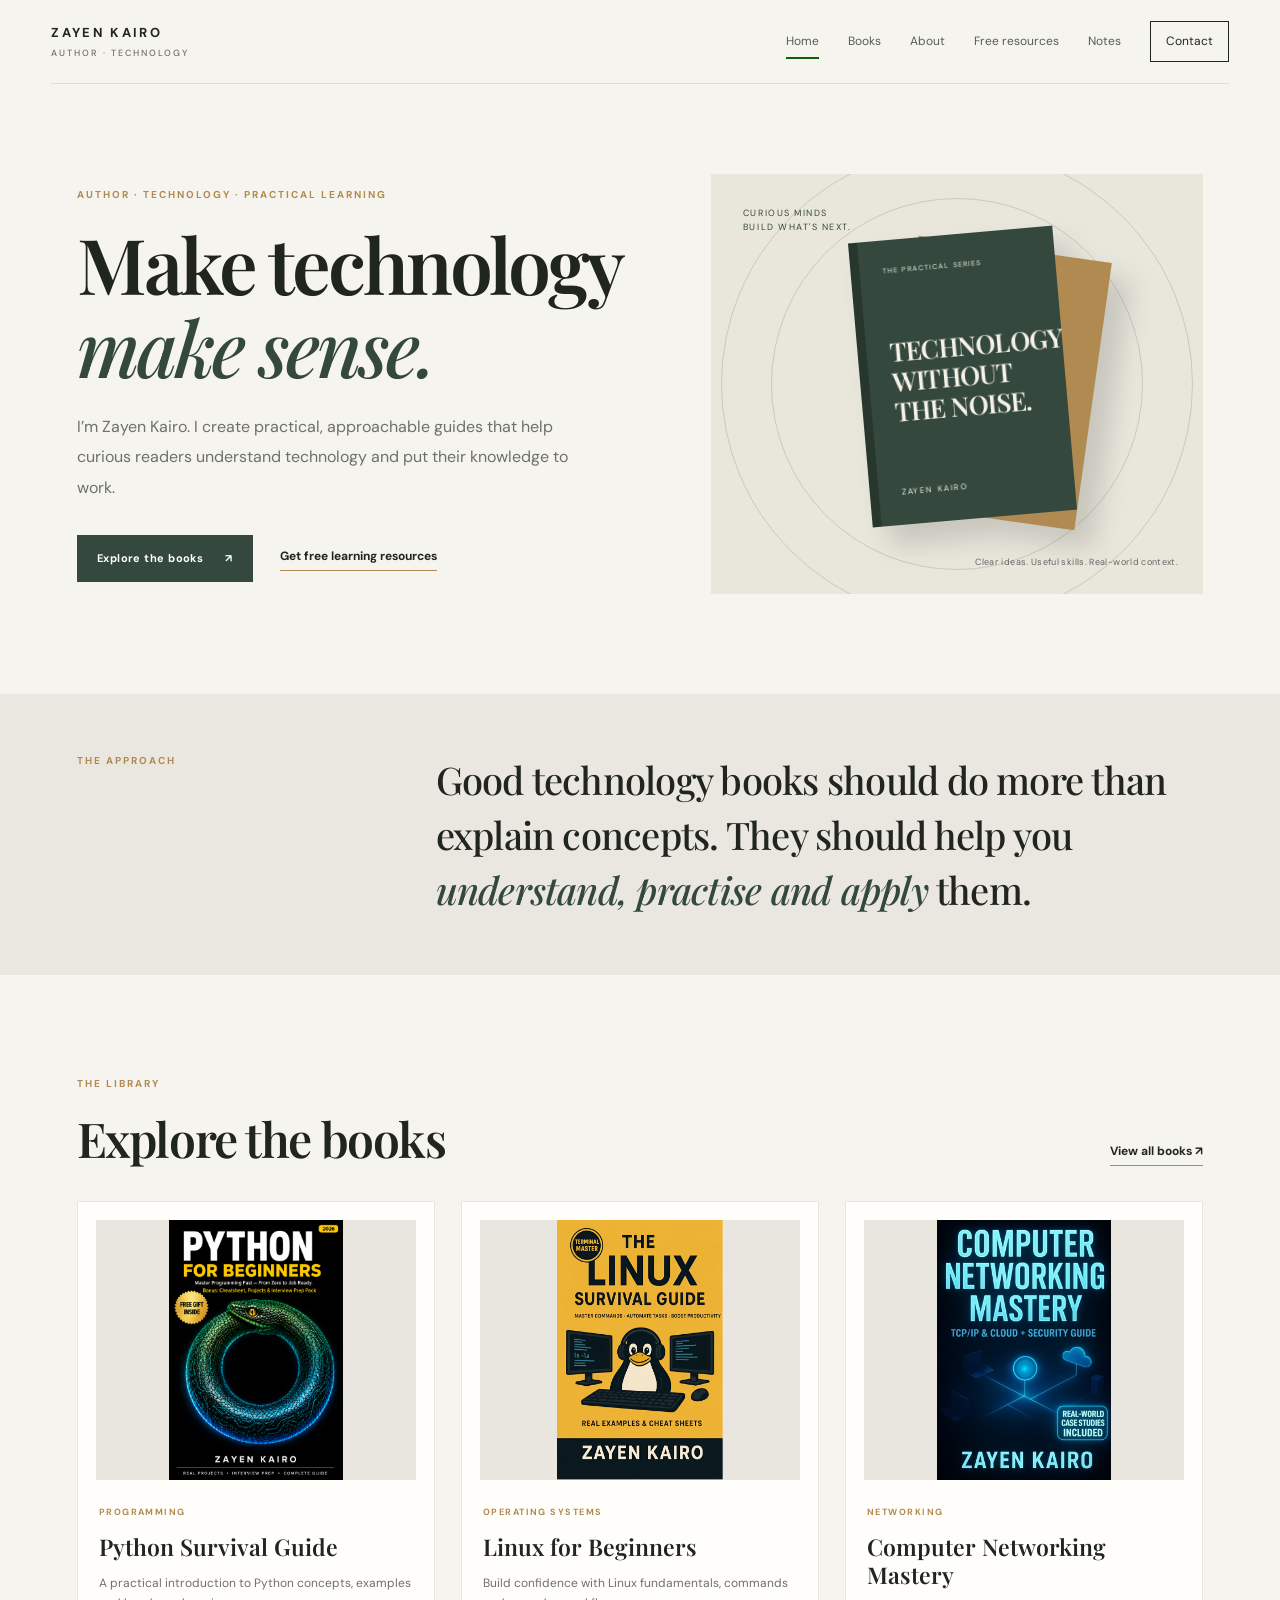
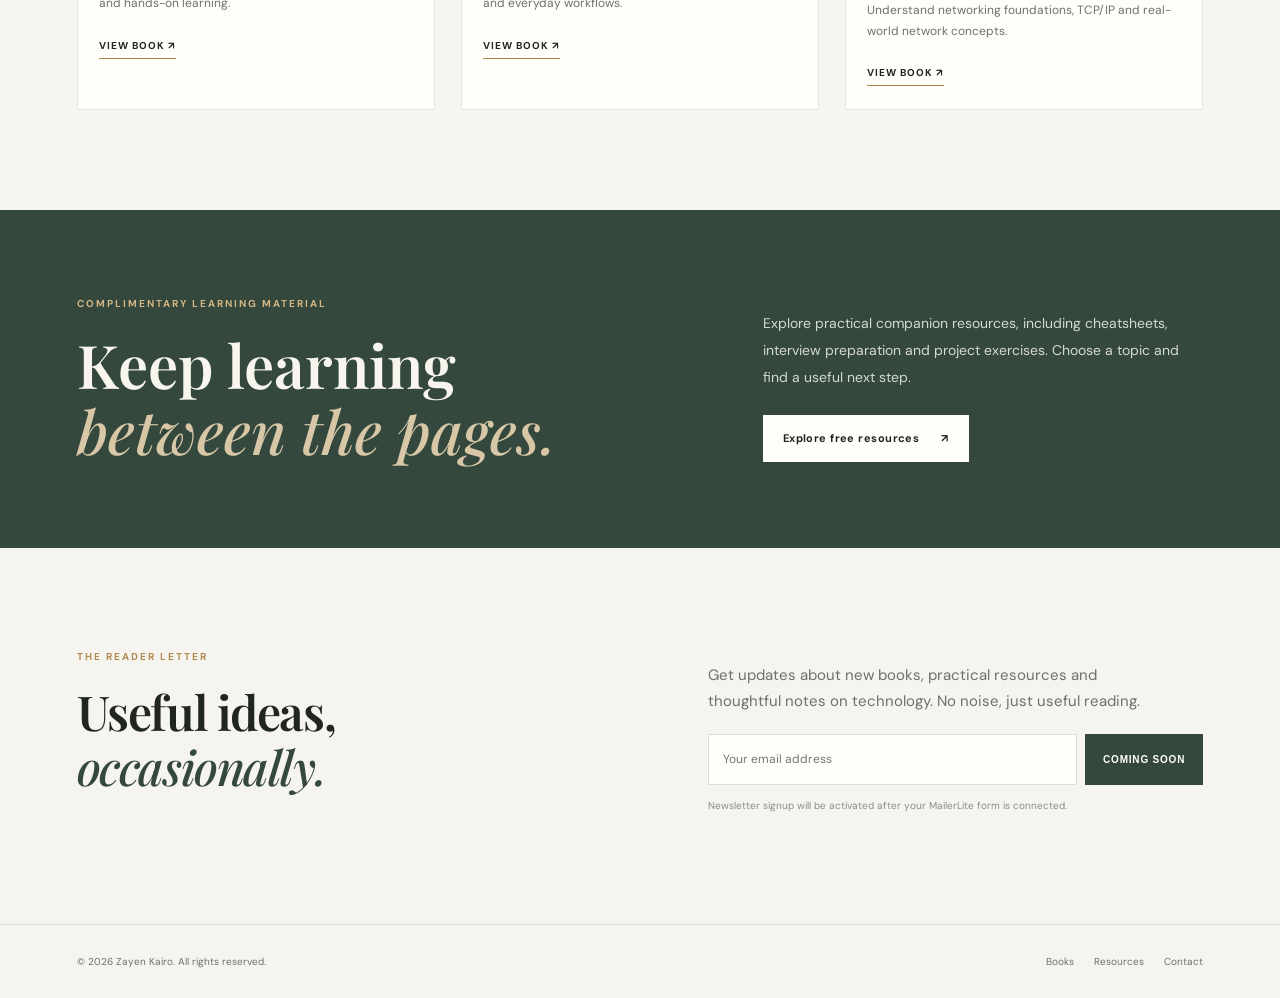
<file: index.html>
<!DOCTYPE html>
<html lang="en">
<head>
  <meta charset="UTF-8">
  <meta name="viewport" content="width=device-width, initial-scale=1.0">
  <meta name="description" content="Explore practical technology books and learning resources by author Zayen Kairo.">
  <meta name="theme-color" content="#f6f4ef">
  <title>Zayen Kairo | Technology Author</title>
  <link rel="preconnect" href="https://fonts.googleapis.com">
  <link rel="preconnect" href="https://fonts.gstatic.com" crossorigin>
  <link href="https://fonts.googleapis.com/css2?family=DM+Sans:wght@400;500;600;700&family=Playfair+Display:wght@500;600;700&display=swap" rel="stylesheet">
  <link rel="stylesheet" href="css/style.css">
</head>
<body>
  <div id="site-header"></div>
  <main>
    <section class="hero wrap">
      <div class="hero-copy">
        <p class="eyebrow">AUTHOR · TECHNOLOGY · PRACTICAL LEARNING</p>
        <h1>Make technology<br><em>make sense.</em></h1>
        <p class="hero-intro">I’m Zayen Kairo. I create practical, approachable guides that help curious readers understand technology and put their knowledge to work.</p>
        <div class="hero-actions">
          <a class="button button-dark" href="books.html">Explore the books <span aria-hidden="true">↗</span></a>
          <a class="text-link" href="resources.html">Get free learning resources</a>
        </div>
      </div>
      <div class="hero-art" aria-label="A stack of technology books">
        <div class="art-note">CURIOUS MINDS<br>BUILD WHAT'S NEXT.</div>
        <div class="book-stack">
          <div class="mock-book mock-book-back"><span>LEARN</span><b>BY<br>DOING</b></div>
          <div class="mock-book mock-book-front"><small>THE PRACTICAL SERIES</small><b>TECHNOLOGY<br>WITHOUT<br>THE NOISE.</b><i>ZAYEN KAIRO</i></div>
        </div>
        <span class="art-caption">Clear ideas. Useful skills. Real-world context.</span>
      </div>
    </section>

    <section class="intro-band">
      <div class="wrap intro-grid">
        <p class="eyebrow">THE APPROACH</p>
        <p class="intro-statement">Good technology books should do more than explain concepts. They should help you <em>understand, practise and apply</em> them.</p>
      </div>
    </section>

    <section class="section wrap">
      <div class="section-heading">
        <div><p class="eyebrow">THE LIBRARY</p><h2>Explore the books</h2></div>
        <a class="text-link" href="books.html">View all books ↗</a>
      </div>
      <div class="book-grid" id="featured-books"></div>
    </section>

    <section class="resource-promo">
      <div class="wrap promo-grid">
        <div><p class="eyebrow eyebrow-light">COMPLIMENTARY LEARNING MATERIAL</p><h2>Keep learning<br><em>between the pages.</em></h2></div>
        <div><p>Explore practical companion resources, including cheatsheets, interview preparation and project exercises. Choose a topic and find a useful next step.</p><a class="button button-light" href="resources.html">Explore free resources <span aria-hidden="true">↗</span></a></div>
      </div>
    </section>

    <section class="section wrap newsletter-section">
      <div><p class="eyebrow">THE READER LETTER</p><h2>Useful ideas,<br><em>occasionally.</em></h2></div>
      <div><p class="muted">Get updates about new books, practical resources and thoughtful notes on technology. No noise, just useful reading.</p><div id="newsletter-form"></div><p class="form-note">Newsletter signup will be activated after your MailerLite form is connected.</p></div>
    </section>
  </main>
  <div id="site-footer"></div>
  <script src="js/books-data.js"></script><script src="js/main.js"></script>
</body>
</html>
</file>
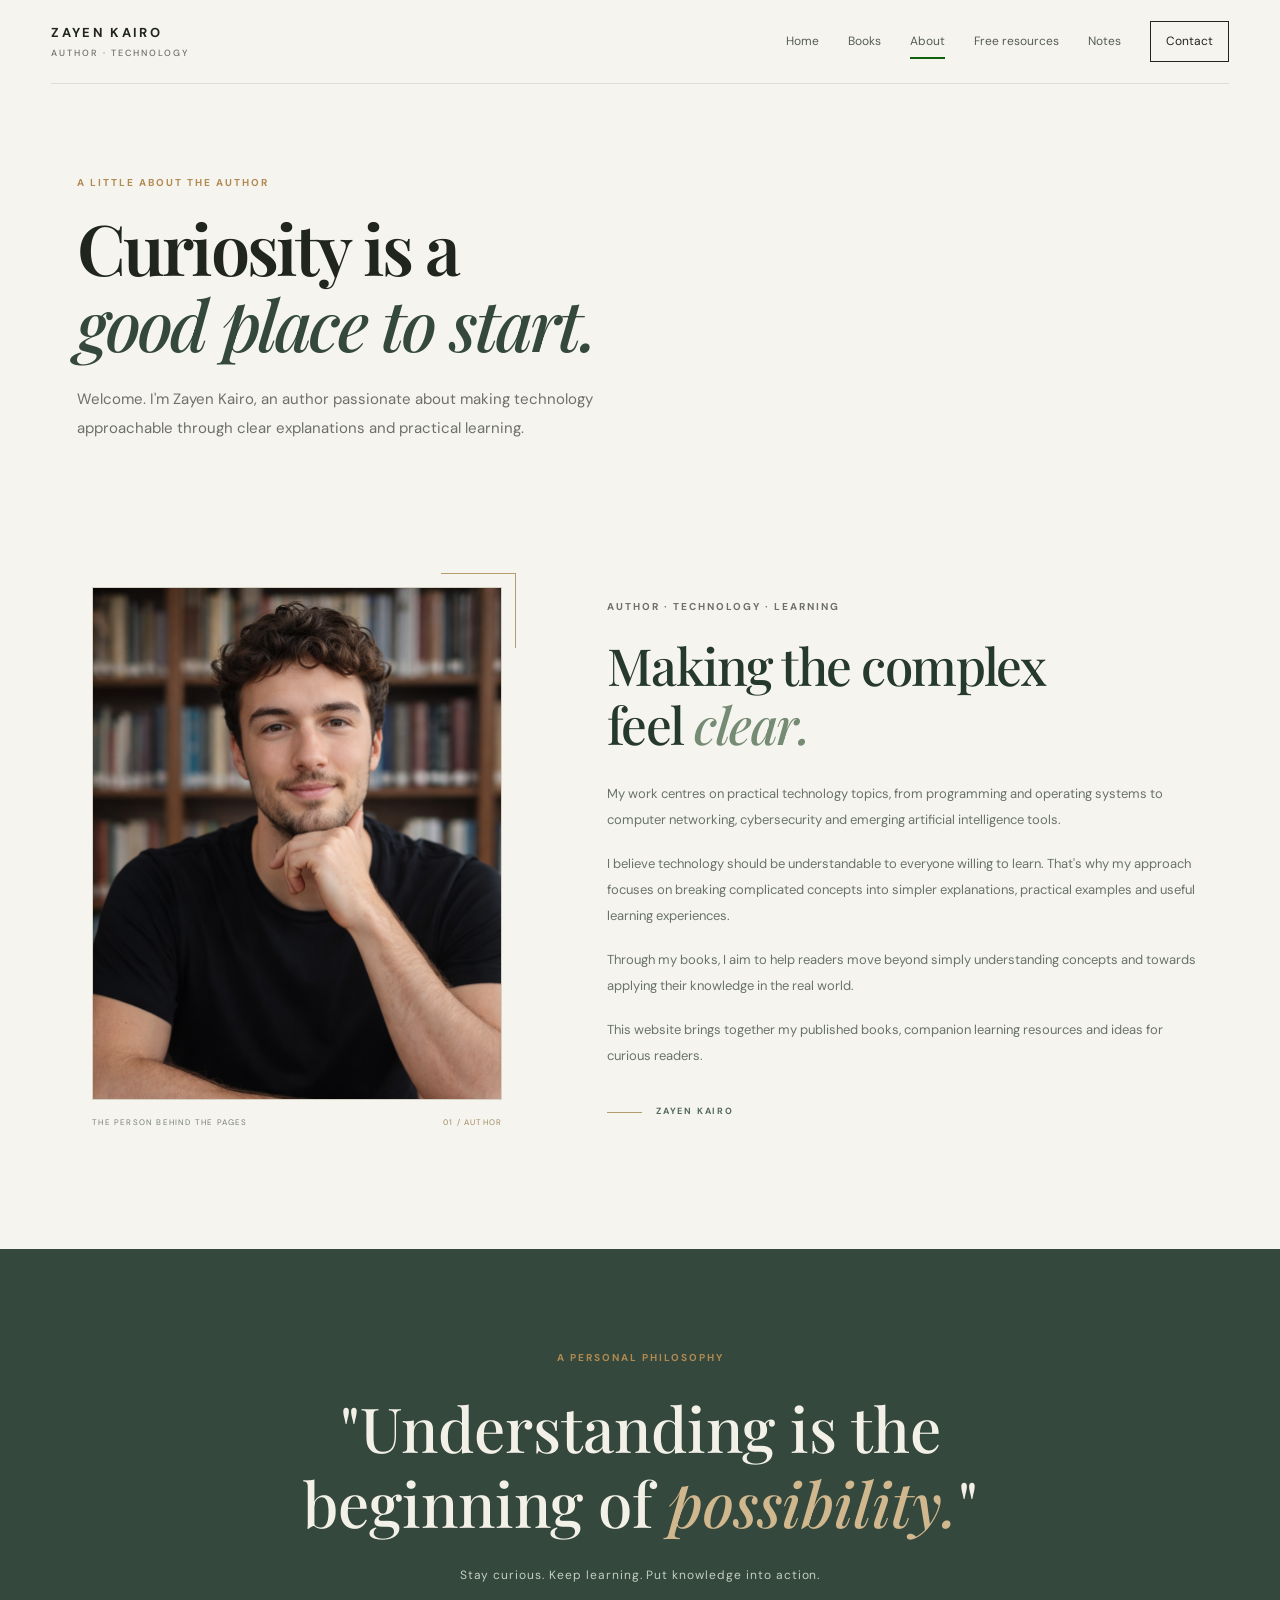
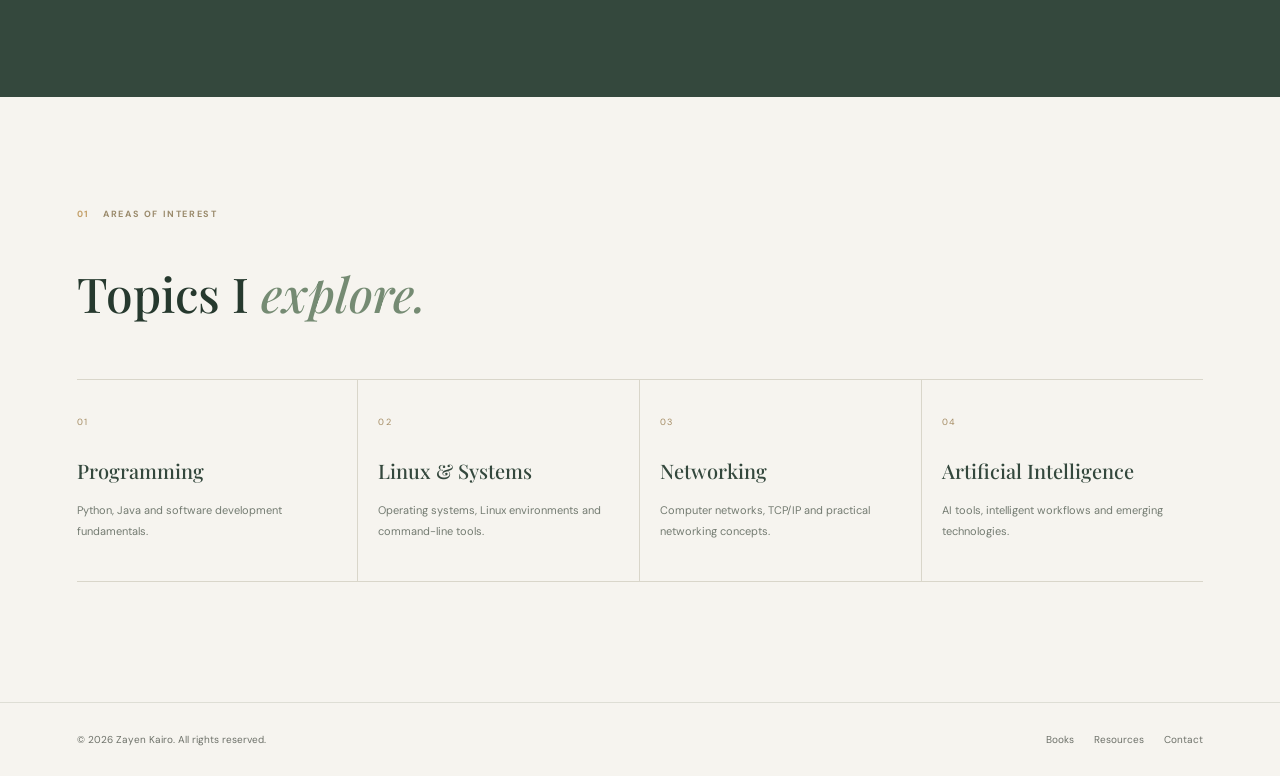
<file: about.html>
<!DOCTYPE html>
<html lang="en">

<head>
    <meta charset="UTF-8">
    <meta name="viewport" content="width=device-width, initial-scale=1.0">

    <meta name="description" content="Meet Zayen Kairo, author of practical technology books covering programming, Linux, networking and artificial intelligence.">

    <meta name="theme-color" content="#101b17">

    <title>About Zayen Kairo | Author</title>

    <link rel="preconnect" href="https://fonts.googleapis.com">
    <link rel="preconnect" href="https://fonts.gstatic.com" crossorigin>

    <link href="https://fonts.googleapis.com/css2?family=DM+Sans:wght@400;500;600;700&family=Playfair+Display:ital,wght@0,500;0,600;0,700;1,500&display=swap" rel="stylesheet">

    <link rel="stylesheet" href="css/style.css">
</head>

<body class="about-page">

    <div id="site-header"></div>

    <main>

        <!-- ABOUT HERO -->

        <section class="page-hero wrap about-hero">

            <p class="eyebrow">A LITTLE ABOUT THE AUTHOR</p>

            <h1>
                Curiosity is a<br>
                <em>good place to start.</em>
            </h1>

            <p>
                Welcome. I'm Zayen Kairo, an author passionate
                about making technology approachable through
                clear explanations and practical learning.
            </p>

        </section>


        <!-- AUTHOR PROFILE -->

        <section class="section wrap about-profile">

            <div class="author-photo-column">

                <div class="author-photo-frame">

                    <img
                        src="images/author/me.png"
                        alt="Portrait of Zayen Kairo"
                        class="author-photo"
                    >

                </div>

                <div class="author-photo-caption">

                    <span>THE PERSON BEHIND THE PAGES</span>

                    <span class="author-photo-number">01 / AUTHOR</span>

                </div>

                <div class="author-side-decoration"></div>

            </div>


            <div class="prose author-biography">

                <p class="eyebrow">AUTHOR · TECHNOLOGY · LEARNING</p>

                <h2>
                    Making the complex<br>
                    feel <em>clear.</em>
                </h2>

                <p>
                    My work centres on practical technology topics,
                    from programming and operating systems to
                    computer networking, cybersecurity and
                    emerging artificial intelligence tools.
                </p>

                <p>
                    I believe technology should be understandable
                    to everyone willing to learn. That's why my
                    approach focuses on breaking complicated
                    concepts into simpler explanations, practical
                    examples and useful learning experiences.
                </p>

                <p>
                    Through my books, I aim to help readers move
                    beyond simply understanding concepts and
                    towards applying their knowledge in the
                    real world.
                </p>

                <p>
                    This website brings together my published
                    books, companion learning resources and
                    ideas for curious readers.
                </p>

                <div class="author-signature">

                    <span class="signature-line"></span>

                    <span>ZAYEN KAIRO</span>

                </div>

            </div>

        </section>


        <!-- AUTHOR PHILOSOPHY -->

        <section class="author-philosophy">

            <div class="wrap philosophy-inner">

                <p class="eyebrow">A PERSONAL PHILOSOPHY</p>

                <h2>
                    "Understanding is the<br>
                    beginning of <em>possibility.</em>"
                </h2>

                <p>
                    Stay curious. Keep learning. Put knowledge into action.
                </p>

            </div>

        </section>


        <!-- EXPERTISE -->

        <section class="author-expertise section wrap">

            <div class="section-kicker">
                <span>01</span>
                <span>AREAS OF INTEREST</span>
            </div>

            <h2>Topics I <em>explore.</em></h2>

            <div class="expertise-grid">

                <div class="expertise-item">
                    <span>01</span>
                    <h3>Programming</h3>
                    <p>Python, Java and software development fundamentals.</p>
                </div>

                <div class="expertise-item">
                    <span>02</span>
                    <h3>Linux & Systems</h3>
                    <p>Operating systems, Linux environments and command-line tools.</p>
                </div>

                <div class="expertise-item">
                    <span>03</span>
                    <h3>Networking</h3>
                    <p>Computer networks, TCP/IP and practical networking concepts.</p>
                </div>

                <div class="expertise-item">
                    <span>04</span>
                    <h3>Artificial Intelligence</h3>
                    <p>AI tools, intelligent workflows and emerging technologies.</p>
                </div>

            </div>

        </section>

    </main>

    <div id="site-footer"></div>

    <script src="js/main.js"></script>

</body>
</html>
</file>
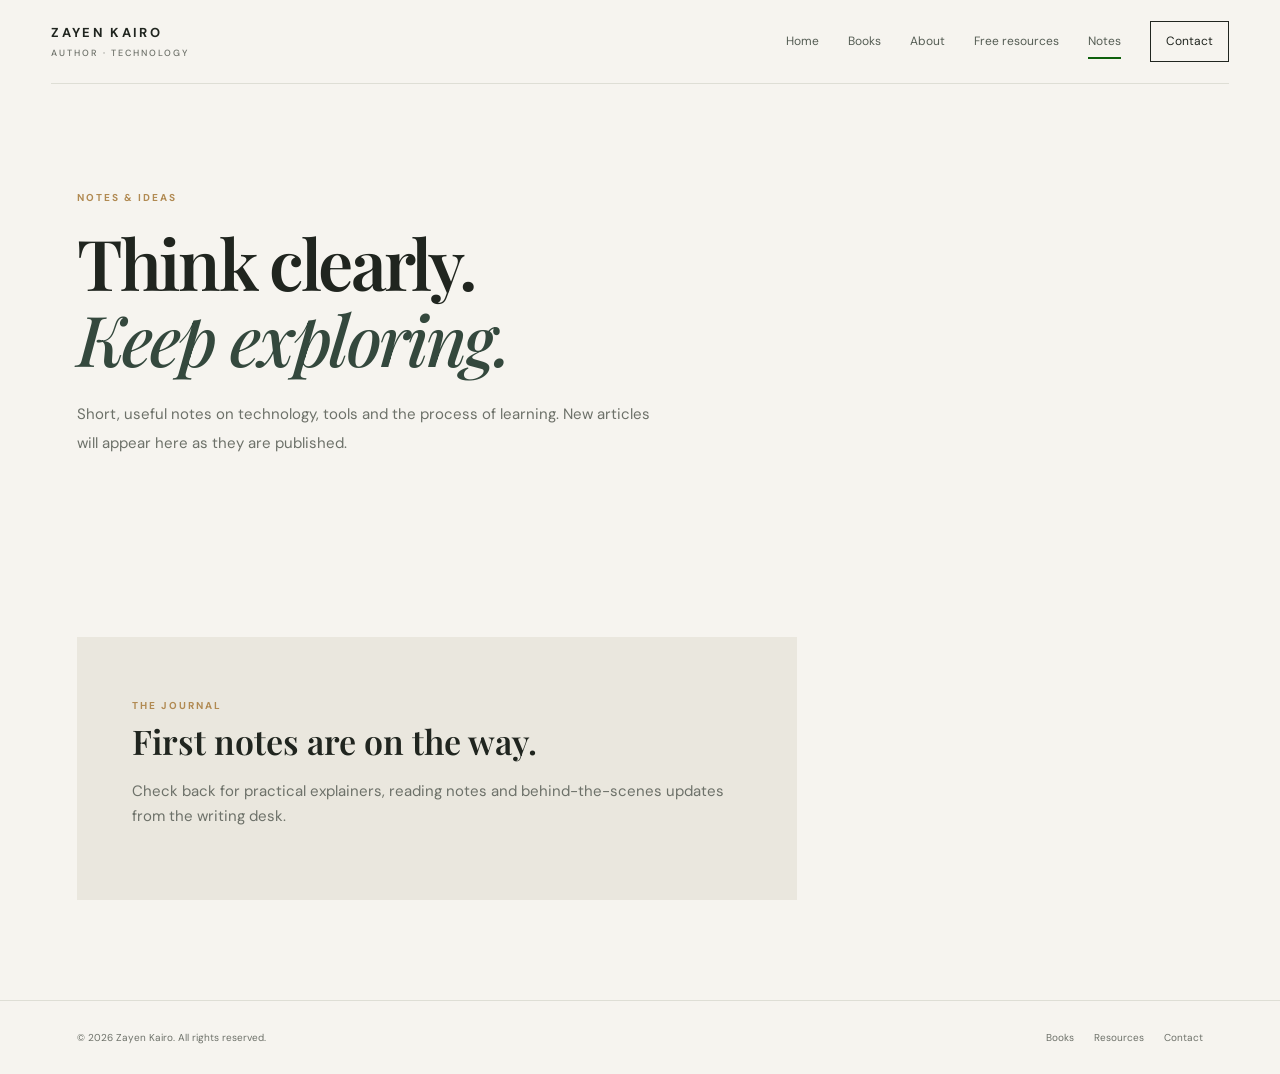
<file: blog.html>
<!DOCTYPE html>
<html lang="en"><head><meta charset="UTF-8"><meta name="viewport" content="width=device-width, initial-scale=1.0"><meta name="description" content="Notes and articles on technology, learning and AI by Zayen Kairo."><title>Notes | Zayen Kairo</title><link rel="preconnect" href="https://fonts.googleapis.com"><link rel="preconnect" href="https://fonts.gstatic.com" crossorigin><link href="https://fonts.googleapis.com/css2?family=DM+Sans:wght@400;500;600;700&family=Playfair+Display:wght@500;600;700&display=swap" rel="stylesheet"><link rel="stylesheet" href="css/style.css"></head><body>
<div id="site-header"></div><main><section class="page-hero wrap"><p class="eyebrow">NOTES &amp; IDEAS</p><h1>Think clearly.<br><em>Keep exploring.</em></h1><p>Short, useful notes on technology, tools and the process of learning. New articles will appear here as they are published.</p></section><section class="section wrap"><div class="empty-state"><span class="eyebrow">THE JOURNAL</span><h2>First notes are on the way.</h2><p>Check back for practical explainers, reading notes and behind-the-scenes updates from the writing desk.</p></div></section></main><div id="site-footer"></div><script src="js/main.js"></script></body></html>
</file>
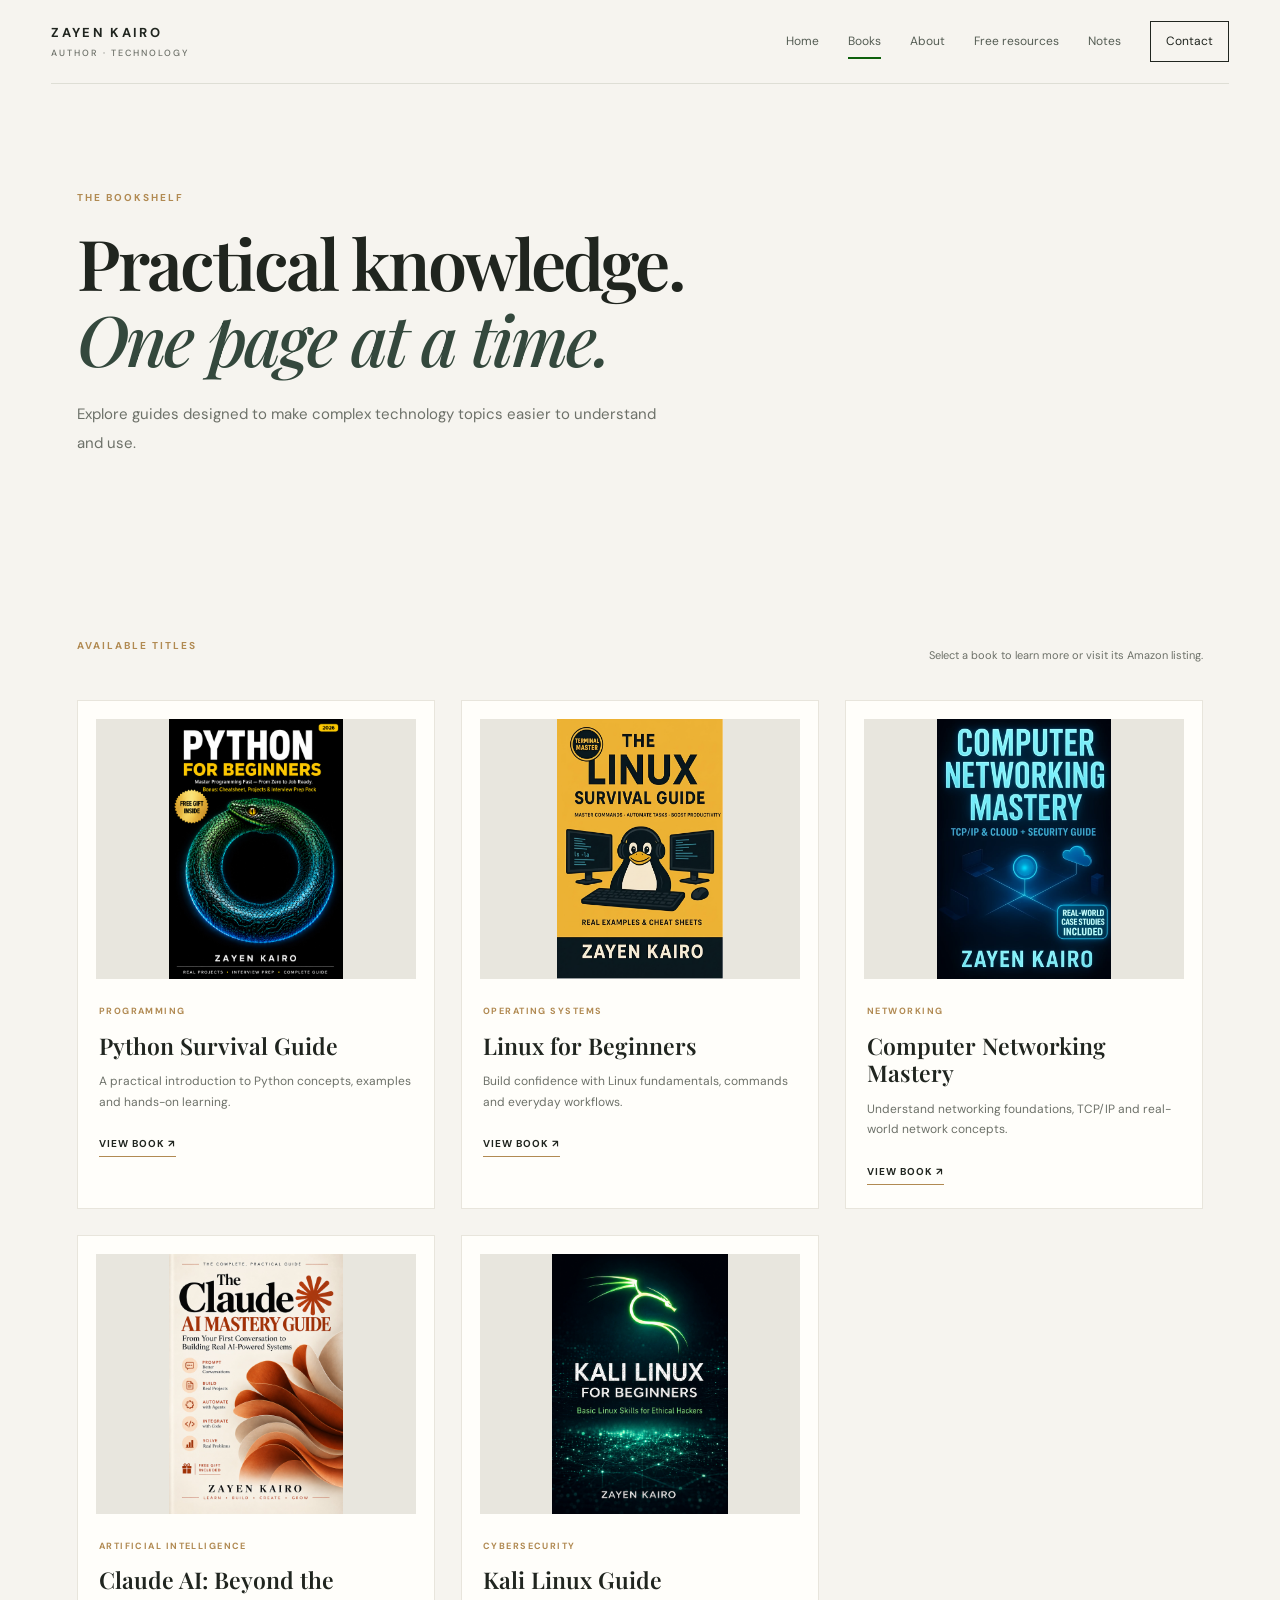
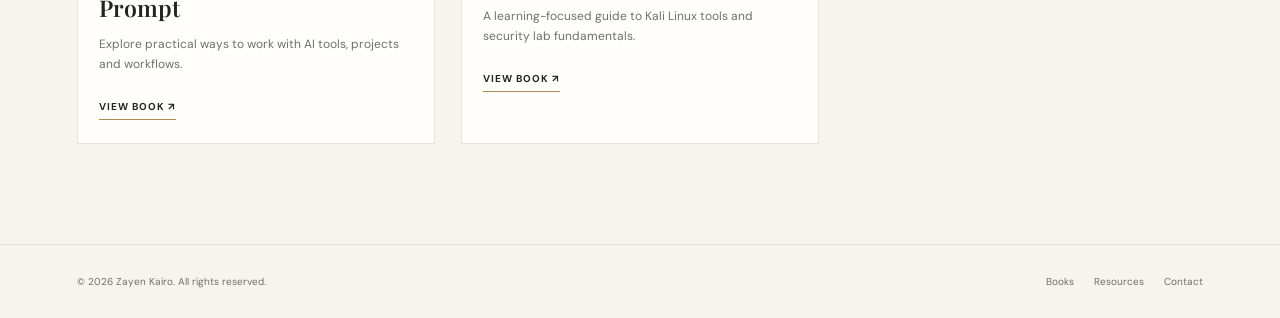
<file: books.html>
<!DOCTYPE html>
<html lang="en"><head>
<meta charset="UTF-8"><meta name="viewport" content="width=device-width, initial-scale=1.0">
<meta name="description" content="Browse technology books by Zayen Kairo."><title>Books | Zayen Kairo</title>
<link rel="preconnect" href="https://fonts.googleapis.com"><link rel="preconnect" href="https://fonts.gstatic.com" crossorigin>
<link href="https://fonts.googleapis.com/css2?family=DM+Sans:wght@400;500;600;700&family=Playfair+Display:wght@500;600;700&display=swap" rel="stylesheet">
<link rel="stylesheet" href="css/style.css"></head><body>
<div id="site-header"></div><main>
<section class="page-hero wrap"><p class="eyebrow">THE BOOKSHELF</p><h1>Practical knowledge.<br><em>One page at a time.</em></h1><p>Explore guides designed to make complex technology topics easier to understand and use.</p></section>
<section class="section wrap"><div class="filter-row"><span class="eyebrow">AVAILABLE TITLES</span><span class="muted small">Select a book to learn more or visit its Amazon listing.</span></div><div class="book-grid book-grid-all" id="all-books"></div></section>
</main><div id="site-footer"></div><script src="js/books-data.js"></script><script src="js/main.js"></script></body></html>
</file>
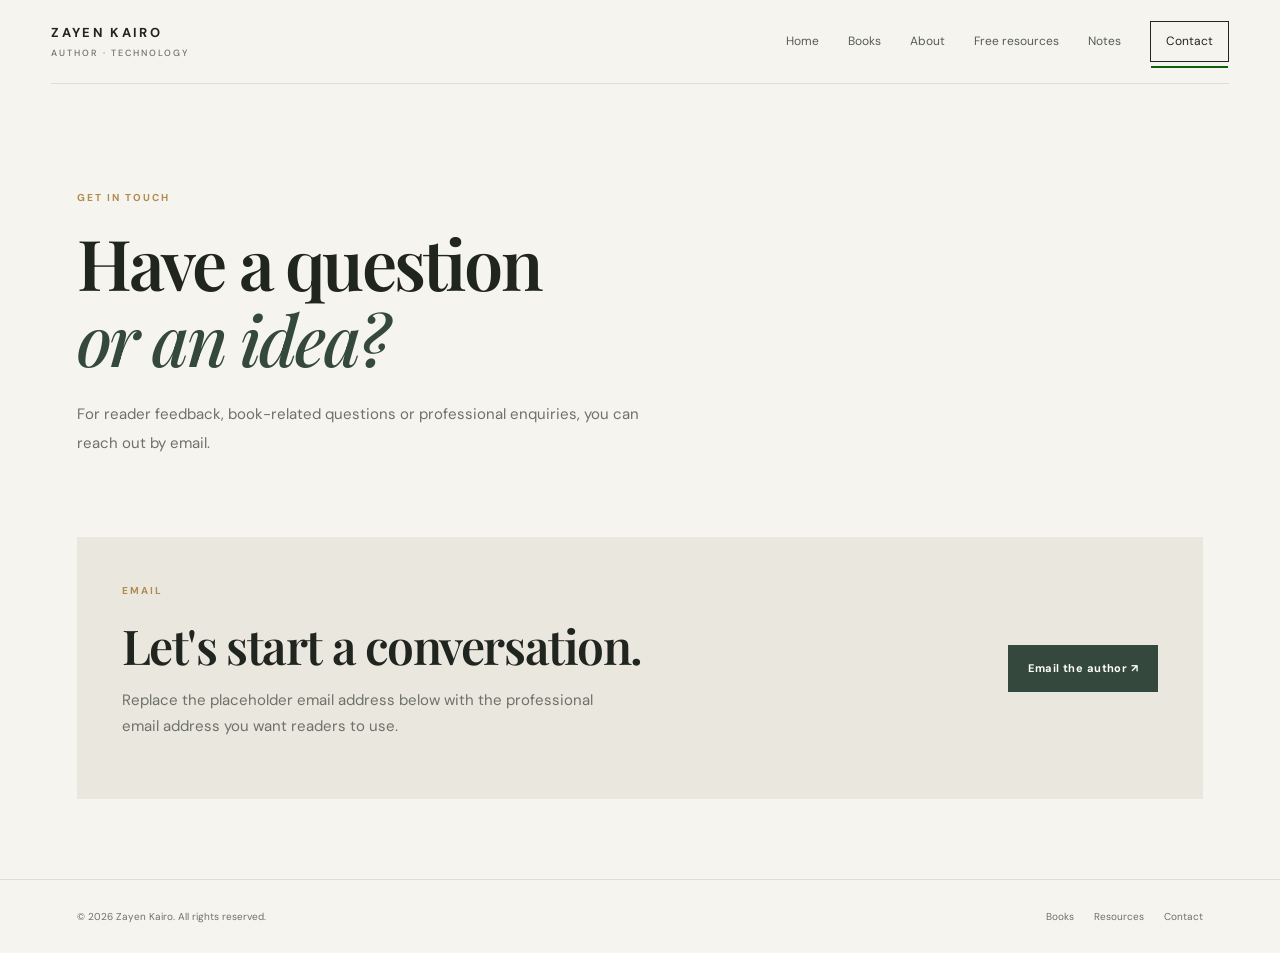
<file: contact.html>
<!DOCTYPE html>
<html lang="en"><head><meta charset="UTF-8"><meta name="viewport" content="width=device-width, initial-scale=1.0"><meta name="description" content="Contact author Zayen Kairo."><title>Contact | Zayen Kairo</title><link rel="preconnect" href="https://fonts.googleapis.com"><link rel="preconnect" href="https://fonts.gstatic.com" crossorigin><link href="https://fonts.googleapis.com/css2?family=DM+Sans:wght@400;500;600;700&family=Playfair+Display:wght@500;600;700&display=swap" rel="stylesheet"><link rel="stylesheet" href="css/style.css"></head><body>
<div id="site-header"></div><main><section class="page-hero wrap"><p class="eyebrow">GET IN TOUCH</p><h1>Have a question<br><em>or an idea?</em></h1><p>For reader feedback, book-related questions or professional enquiries, you can reach out by email.</p></section><section class="section wrap contact-panel"><div><p class="eyebrow">EMAIL</p><h2>Let's start a conversation.</h2><p class="muted">Replace the placeholder email address below with the professional email address you want readers to use.</p></div><a class="button button-dark" href="mailto:YOUR-EMAIL@example.com">Email the author ↗</a></section></main><div id="site-footer"></div><script src="js/main.js"></script></body></html>
</file>
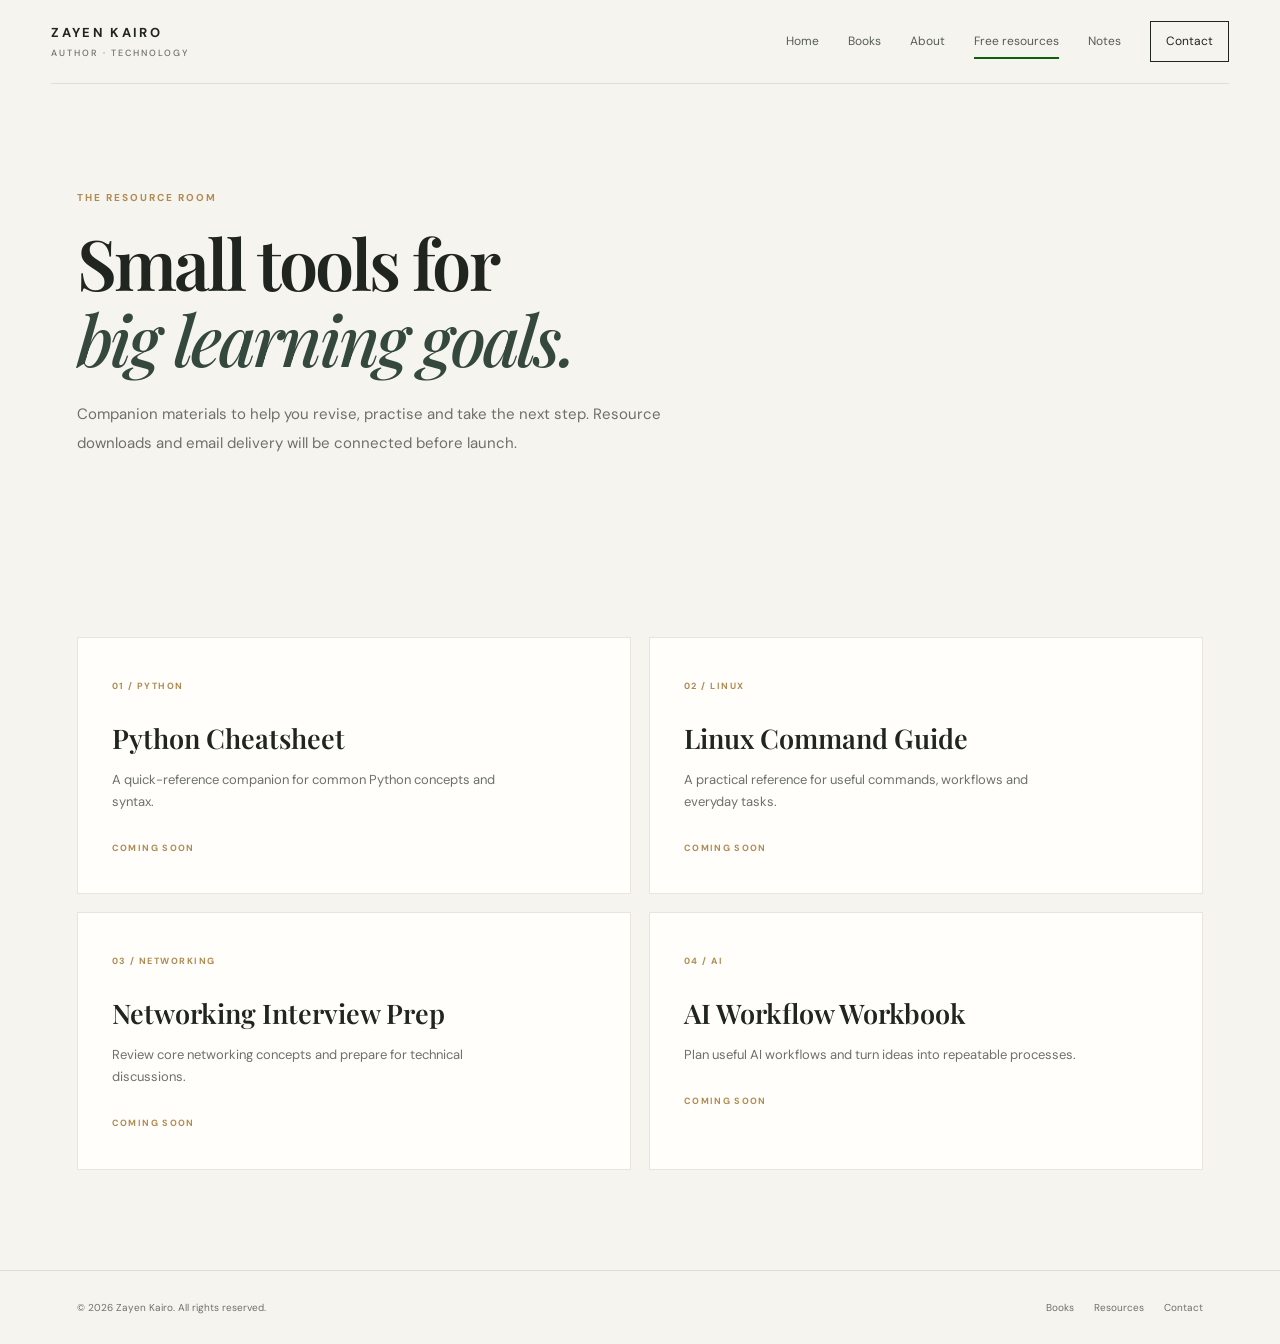
<file: resources.html>
<!DOCTYPE html>
<html lang="en"><head><meta charset="UTF-8"><meta name="viewport" content="width=device-width, initial-scale=1.0"><meta name="description" content="Free technology cheatsheets and learning resources from Zayen Kairo."><title>Free Resources | Zayen Kairo</title><link rel="preconnect" href="https://fonts.googleapis.com"><link rel="preconnect" href="https://fonts.gstatic.com" crossorigin><link href="https://fonts.googleapis.com/css2?family=DM+Sans:wght@400;500;600;700&family=Playfair+Display:wght@500;600;700&display=swap" rel="stylesheet"><link rel="stylesheet" href="css/style.css"></head><body>
<div id="site-header"></div><main><section class="page-hero wrap"><p class="eyebrow">THE RESOURCE ROOM</p><h1>Small tools for<br><em>big learning goals.</em></h1><p>Companion materials to help you revise, practise and take the next step. Resource downloads and email delivery will be connected before launch.</p></section>
<section class="section wrap"><div class="resource-grid">
<article class="resource-card"><span class="resource-number">01 / PYTHON</span><h2>Python Cheatsheet</h2><p>A quick-reference companion for common Python concepts and syntax.</p><span class="resource-status">COMING SOON</span></article>
<article class="resource-card"><span class="resource-number">02 / LINUX</span><h2>Linux Command Guide</h2><p>A practical reference for useful commands, workflows and everyday tasks.</p><span class="resource-status">COMING SOON</span></article>
<article class="resource-card"><span class="resource-number">03 / NETWORKING</span><h2>Networking Interview Prep</h2><p>Review core networking concepts and prepare for technical discussions.</p><span class="resource-status">COMING SOON</span></article>
<article class="resource-card"><span class="resource-number">04 / AI</span><h2>AI Workflow Workbook</h2><p>Plan useful AI workflows and turn ideas into repeatable processes.</p><span class="resource-status">COMING SOON</span></article>
</div></section></main><div id="site-footer"></div><script src="js/main.js"></script></body></html>
</file>
<file: css/style.css>
:root{--paper:#f6f4ef;--white:#fffefa;--ink:#20251f;--muted:#6d7169;--line:#deded5;--green:#34483d;--gold:#b18a52;--serif:"Playfair Display",Georgia,serif;--sans:"DM Sans",Arial,sans-serif}
*{box-sizing:border-box}html{scroll-behavior:smooth}body{margin:0;background:var(--paper);color:var(--ink);font-family:var(--sans);font-size:15px;line-height:1.7}a{color:inherit}.wrap{width:min(1160px,88%);margin:auto}.site-header{height:84px;display:flex;align-items:center;justify-content:space-between;border-bottom:1px solid var(--line);width:min(1320px,92%);margin:auto}.brand{text-decoration:none;font-weight:700;letter-spacing:.18em;font-size:13px}.brand small{display:block;font-weight:500;color:var(--muted);letter-spacing:.22em;font-size:9px;margin-top:2px}.nav{display:flex;align-items:center;gap:29px}.nav a{text-decoration:none;font-size:12px;color:#555d54}.nav a:hover,.text-link:hover{color:var(--gold)}.nav .nav-cta{border:1px solid var(--ink);padding:9px 15px;color:var(--ink)}.menu-toggle{display:none;background:none;border:0;font-size:25px;color:var(--ink)}.hero{min-height:610px;display:grid;grid-template-columns:1.08fr .92fr;align-items:center;gap:5%;padding-top:55px;padding-bottom:65px}.eyebrow{font-size:10px;font-weight:700;letter-spacing:.2em;color:var(--gold);margin:0 0 19px}.hero h1,.page-hero h1{font:600 clamp(48px,6vw,78px)/1.08 var(--serif);letter-spacing:-.04em;margin:0 0 24px}.hero h1 em,.page-hero h1 em,.intro-statement em,.promo-grid h2 em,.newsletter-section h2 em{font-weight:500;color:var(--green)}.hero-intro{max-width:510px;color:var(--muted);font-size:16px;line-height:1.9}.hero-actions{display:flex;align-items:center;gap:27px;flex-wrap:wrap;margin-top:32px}.button{display:inline-flex;align-items:center;gap:22px;padding:14px 20px;text-decoration:none;font-size:11px;font-weight:700;letter-spacing:.04em;transition:transform .2s,background .2s}.button:hover{transform:translateY(-2px)}.button-dark{background:var(--green);color:white}.button-dark:hover{background:#25372d}.button-light{background:var(--white);color:var(--ink)}.text-link{text-decoration:none;font-size:12px;font-weight:700;border-bottom:1px solid var(--gold);padding-bottom:4px}.hero-art{min-height:420px;background:#e9e6dc;position:relative;display:flex;align-items:center;justify-content:center;overflow:hidden}.hero-art:before,.hero-art:after{content:"";position:absolute;border:1px solid rgba(52,72,61,.18);border-radius:50%;width:370px;height:370px}.hero-art:after{width:470px;height:470px}.art-note{position:absolute;top:32px;left:32px;font-size:9px;line-height:1.6;letter-spacing:.17em;color:var(--green);z-index:2}.book-stack{position:relative;width:250px;height:300px;z-index:2;filter:drop-shadow(18px 18px 13px rgba(36,42,34,.17))}.mock-book{position:absolute;display:flex;flex-direction:column;justify-content:space-between;padding:25px 23px}.mock-book-front{height:285px;width:205px;left:28px;top:0;background:#34483d;color:#f7f2e8;border-left:9px solid #27372e;transform:rotate(-5deg)}.mock-book-front small{font-size:7px;letter-spacing:.16em}.mock-book-front b{font:600 26px/1.15 var(--serif);letter-spacing:-.03em}.mock-book-front i{font-style:normal;font-size:8px;letter-spacing:.2em}.mock-book-back{height:270px;width:195px;left:67px;top:14px;background:#b18a52;color:#292b25;transform:rotate(8deg);padding:23px}.mock-book-back span{font-size:8px;letter-spacing:.2em}.mock-book-back b{font:600 26px/1.1 var(--serif)}.art-caption{position:absolute;bottom:24px;right:25px;font-size:9px;color:#666;letter-spacing:.04em}.intro-band{background:#e9e7df;padding:58px 0}.intro-grid{display:grid;grid-template-columns:.35fr 1fr;gap:8%}.intro-statement{font:500 clamp(25px,3vw,38px)/1.45 var(--serif);max-width:800px;margin:0;letter-spacing:-.02em}.section{padding-top:100px;padding-bottom:100px}.section-heading{display:flex;justify-content:space-between;align-items:end;margin-bottom:35px}.section-heading h2,.newsletter-section h2,.prose h2,.contact-panel h2{font:600 clamp(32px,4vw,48px)/1.15 var(--serif);margin:0;letter-spacing:-.03em}.book-grid{display:grid;grid-template-columns:repeat(3,1fr);gap:26px}.book-card{background:var(--white);padding:18px;border:1px solid #e8e5dc;min-width:0}.book-cover{height:260px;display:flex;align-items:center;justify-content:center;background:#e8e6de;overflow:hidden}.book-cover img{height:100%;width:100%;object-fit:contain}.book-meta{padding:18px 3px 5px}.book-category,.resource-number{font-size:9px;font-weight:700;letter-spacing:.16em;color:var(--gold)}.book-meta h3{font:600 23px/1.2 var(--serif);margin:9px 0}.book-meta p{font-size:12px;line-height:1.7;color:var(--muted);min-height:42px}.book-link{display:inline-block;margin-top:10px;text-decoration:none;font-size:10px;font-weight:700;letter-spacing:.1em;border-bottom:1px solid var(--gold);padding-bottom:4px}.resource-promo{background:var(--green);color:#f7f5ee;padding:85px 0}.promo-grid{display:grid;grid-template-columns:1fr .8fr;gap:12%;align-items:center}.eyebrow-light{color:#d4b783}.promo-grid h2{font:600 clamp(38px,5vw,60px)/1.1 var(--serif);margin:0}.promo-grid h2 em{color:#d7c7a7}.promo-grid p:not(.eyebrow){color:#d5d9d2;line-height:1.9;font-size:14px;margin-bottom:25px}.newsletter-section{display:grid;grid-template-columns:1fr 1fr;gap:12%;align-items:start}.muted{color:var(--muted)}.newsletter-section .muted{max-width:450px}.form-note{font-size:10px;color:#8a8c83;margin-top:12px}.newsletter-placeholder{display:flex;gap:8px;margin-top:20px}.newsletter-placeholder input{flex:1;min-width:0;padding:14px;border:1px solid var(--line);background:var(--white);font:inherit;font-size:12px}.newsletter-placeholder button{border:0;background:var(--green);color:white;padding:0 18px;font-size:10px;font-weight:700;letter-spacing:.08em}.site-footer{border-top:1px solid var(--line);padding:28px 0}.footer-inner{width:min(1160px,88%);margin:auto;display:flex;justify-content:space-between;align-items:center;gap:20px}.footer-copy{font-size:10px;color:var(--muted)}.footer-links{display:flex;gap:20px}.footer-links a{font-size:10px;color:var(--muted);text-decoration:none}.page-hero{padding-top:105px;padding-bottom:65px}.page-hero h1{font-size:clamp(45px,6vw,70px)}.page-hero>p:last-child{max-width:590px;color:var(--muted);line-height:1.9}.filter-row{display:flex;justify-content:space-between;align-items:center;margin-bottom:27px}.small{font-size:11px}.book-grid-all{grid-template-columns:repeat(3,1fr)}.about-layout{display:grid;grid-template-columns:.7fr 1fr;gap:12%;align-items:center}.about-monogram{height:350px;background:#e7e4da;display:flex;align-items:center;justify-content:center;font:600 130px var(--serif);color:var(--green);position:relative}.about-monogram span{position:absolute;bottom:25px;font:700 9px var(--sans);letter-spacing:.2em;color:var(--gold)}.prose p{color:var(--muted);line-height:2}.resource-grid{display:grid;grid-template-columns:repeat(2,1fr);gap:18px}.resource-card{background:var(--white);border:1px solid #e8e5dc;padding:34px;min-height:230px}.resource-card h2{font:600 27px var(--serif);margin:22px 0 10px}.resource-card p{font-size:13px;color:var(--muted);max-width:400px}.resource-status{display:inline-block;margin-top:15px;font-size:9px;letter-spacing:.15em;font-weight:700;color:var(--gold)}.empty-state{background:#eae7de;padding:55px;max-width:720px}.empty-state h2{font:600 34px var(--serif);margin:0 0 10px}.empty-state p{color:var(--muted)}.contact-panel{display:flex;justify-content:space-between;align-items:center;gap:30px;background:#eae7de;padding:45px;margin-bottom:80px}.contact-panel p{max-width:500px}
@media(max-width:760px){.site-header{height:72px}.menu-toggle{display:block}.nav{display:none;position:absolute;top:72px;left:0;right:0;background:var(--paper);padding:20px 6%;z-index:10;border-bottom:1px solid var(--line);flex-direction:column;align-items:flex-start;gap:17px}.nav.open{display:flex}.nav a{margin:0}.hero{grid-template-columns:1fr;padding-top:70px;gap:45px}.hero-art{min-height:390px}.intro-grid,.promo-grid,.newsletter-section,.about-layout{grid-template-columns:1fr;gap:25px}.section{padding-top:70px;padding-bottom:70px}.book-grid,.book-grid-all{grid-template-columns:repeat(2,minmax(0,1fr));gap:14px}.book-cover{height:210px}.book-card{padding:10px}.book-meta h3{font-size:19px}.book-meta p{font-size:11px}.resource-grid{grid-template-columns:1fr}.page-hero{padding-top:75px}.filter-row{align-items:flex-start;gap:12px;flex-direction:column}.contact-panel{align-items:flex-start;flex-direction:column;padding:28px}.footer-inner{align-items:flex-start;flex-direction:column}.footer-links{flex-wrap:wrap}.about-monogram{height:260px;font-size:100px}}
@media(max-width:420px){.book-grid,.book-grid-all{grid-template-columns:1fr}.book-cover{height:280px}.hero h1{font-size:46px}.hero-actions{align-items:flex-start;flex-direction:column}.newsletter-placeholder{flex-direction:column}.newsletter-placeholder button{padding:14px}}


/* =========================
   HOME PAGE: EDITORIAL MOTION SYSTEM
   ========================= */
:root{--night:#101b17;--night-soft:#17251f;--cream:#f3f0e7;--cream-deep:#e8e4d9;--sage:#aeb9a8;--accent:#c4a16b}
body.home-page{background:var(--cream);overflow-x:hidden}
.page-loader{position:fixed;inset:0;background:var(--night);z-index:9999;display:flex;align-items:center;justify-content:center;flex-direction:column;gap:18px;transition:opacity .7s ease,visibility .7s ease}
.page-loader.is-hidden{opacity:0;visibility:hidden}.loader-mark{font:600 42px var(--serif);color:var(--cream);letter-spacing:.12em;animation:loaderPulse 1s ease-in-out infinite alternate}.loader-line{width:90px;height:1px;background:rgba(243,240,231,.2);overflow:hidden;position:relative}.loader-line:after{content:"";position:absolute;inset:0;background:var(--accent);transform:translateX(-100%);animation:loaderLine 1.1s ease-in-out infinite}
@keyframes loaderPulse{to{opacity:.45;transform:scale(.96)}}@keyframes loaderLine{to{transform:translateX(100%)}}
.ambient-glow{position:absolute;pointer-events:none;border-radius:50%;filter:blur(80px);opacity:.16;z-index:0}.ambient-glow-one{width:420px;height:420px;background:#71866f;top:140px;right:-180px}.ambient-glow-two{width:300px;height:300px;background:#b18a52;top:600px;left:-180px}
.home-page .site-header{position:relative;z-index:20;width:100%;max-width:none;padding:0 6%;height:88px;border-color:rgba(243,240,231,.13);background:var(--night);color:var(--cream)}
.home-page .brand{color:var(--cream);font-size:13px}.home-page .brand small{color:#9da99d}.home-page .nav a{color:#c1c9bf}.home-page .nav a:hover{color:var(--accent)}.home-page .nav .nav-cta{border-color:rgba(243,240,231,.4);color:var(--cream)}
.home-hero{min-height:690px;background:var(--night);color:var(--cream);position:relative;overflow:hidden;display:flex;align-items:center}
.hero-grid-lines{position:absolute;inset:0;opacity:.16;background-image:linear-gradient(rgba(220,225,211,.12) 1px,transparent 1px),linear-gradient(90deg,rgba(220,225,211,.12) 1px,transparent 1px);background-size:78px 78px;mask-image:linear-gradient(90deg,black,transparent 95%)}
.hero-content{position:relative;z-index:2;display:grid;grid-template-columns:1.05fr .95fr;align-items:center;gap:4%;padding-top:45px;padding-bottom:95px}
.hero-eyebrow{color:#c5ad86;display:flex;align-items:center;gap:10px;opacity:0;animation:riseIn .8s .25s forwards}.eyebrow-dot,.label-pulse{width:6px;height:6px;background:var(--accent);border-radius:50%;display:inline-block;box-shadow:0 0 0 5px rgba(196,161,107,.13)}
.hero-title{font:500 clamp(55px,7vw,94px)/.99 var(--serif);letter-spacing:-.055em;margin:0 0 28px;display:flex;flex-direction:column}.hero-title span{display:block;overflow:hidden;opacity:0;transform:translateY(45px);animation:titleRise .9s cubic-bezier(.2,.7,.2,1) forwards}.hero-title span:nth-child(2){animation-delay:.15s}.hero-title em{font-weight:500;color:#c7b28f}.hero-description{max-width:490px;color:#b5c0b6;font-size:15px;line-height:1.95;opacity:0;animation:riseIn .8s .55s forwards}.hero-buttons{display:flex;align-items:center;gap:28px;margin-top:34px;opacity:0;animation:riseIn .8s .7s forwards}.button-cream{background:var(--cream);color:var(--night)}.button-cream:hover{background:white}.button-arrow{font-size:17px;transition:transform .25s}.button:hover .button-arrow{transform:translate(3px,-3px)}.hero-secondary-link{color:#d3d9d0;text-decoration:none;font-size:11px;border-bottom:1px solid rgba(211,217,208,.45);padding-bottom:7px}.hero-secondary-link span{margin-left:9px;color:var(--accent)}.hero-proof{display:flex;align-items:center;gap:12px;color:#89978c;font-size:9px;letter-spacing:.06em;margin-top:58px;opacity:0;animation:riseIn .8s .9s forwards}.proof-line{height:1px;width:35px;background:var(--accent)}
.hero-visual{height:500px;position:relative;display:flex;align-items:center;justify-content:center;opacity:0;animation:visualAppear 1.2s .35s forwards}.visual-orbit{position:absolute;border:1px solid rgba(204,193,163,.19);border-radius:50%;aspect-ratio:1}.orbit-one{width:390px;animation:orbitSpin 45s linear infinite}.orbit-two{width:480px;border-style:dashed;opacity:.55;animation:orbitSpin 70s linear infinite reverse}.visual-cross{position:absolute;width:7px;height:7px;border-radius:50%;background:var(--accent);box-shadow:0 0 20px rgba(196,161,107,.6)}.cross-one{top:16%;right:18%}.cross-two{bottom:18%;left:13%;width:4px;height:4px;background:#d5dccc}.floating-label{position:absolute;color:#9ca99c;font-size:8px;line-height:1.7;letter-spacing:.18em;z-index:4}.label-top{top:10%;left:4%}.label-bottom{bottom:9%;right:2%;display:flex;align-items:center;gap:10px}.hero-book-scene{width:300px;height:360px;position:relative;perspective:1000px;transform:rotate(-4deg);animation:bookFloat 6s ease-in-out infinite}.hero-book{position:absolute;top:22px;height:310px;display:flex;flex-direction:column;justify-content:space-between;padding:25px;box-shadow:18px 25px 45px rgba(0,0,0,.25)}.hero-book-front{width:225px;left:25px;background:linear-gradient(145deg,#d6c8a9,#b8a580);color:#25362e;transform:rotateY(-12deg) rotateZ(-1deg);transform-origin:left center;border-left:10px solid #9d8d6d}.hero-book-back{width:220px;left:68px;background:#526558;color:#e6e2d6;transform:rotateY(12deg) rotateZ(4deg);border-left:9px solid #35493e}.book-small{font-size:7px;letter-spacing:.2em}.front-title{font:600 37px/.98 var(--serif);letter-spacing:-.04em}.front-title i{font-size:23px;font-weight:500;color:#657467}.front-rule{width:35px;height:1px;background:#7f806c}.book-author{font-size:8px;letter-spacing:.22em}.back-symbol{font:100px var(--serif);text-align:center;color:#d4c6a7}.book-shadow{position:absolute;bottom:5px;left:25px;width:260px;height:30px;background:#000;filter:blur(22px);opacity:.45;border-radius:50%;transform:rotate(3deg)}.visual-index{position:absolute;right:4%;top:48%;font-size:10px;letter-spacing:.12em;color:#d7c8aa}.visual-index span{color:#64766a;margin:0 5px}.scroll-cue{position:absolute;bottom:25px;left:6%;display:flex;align-items:center;gap:12px;color:#89978c;text-decoration:none;font-size:8px;letter-spacing:.2em}.scroll-cue-line{height:28px;width:1px;background:var(--accent);transform-origin:top;animation:scrollLine 1.7s ease-in-out infinite}
@keyframes riseIn{to{opacity:1;transform:none}}@keyframes titleRise{to{opacity:1;transform:translateY(0)}}@keyframes visualAppear{to{opacity:1}}@keyframes orbitSpin{to{transform:rotate(360deg)}}@keyframes bookFloat{0%,100%{transform:translateY(0) rotate(-4deg)}50%{transform:translateY(-13px) rotate(-2deg)}}@keyframes scrollLine{0%,100%{transform:scaleY(.45);opacity:.45}50%{transform:scaleY(1);opacity:1}}
.ticker{overflow:hidden;background:#c4a16b;color:#17251f;padding:13px 0;white-space:nowrap}.ticker-track{display:flex;align-items:center;justify-content:space-around;gap:34px;width:max-content;min-width:200%;animation:tickerMove 34s linear infinite}.ticker span{font-size:9px;font-weight:700;letter-spacing:.2em}.ticker b{font-size:13px;font-weight:400}@keyframes tickerMove{to{transform:translateX(-50%)}}
.section-dark{background:var(--night-soft);color:var(--cream)}.home-intro{padding:130px 0 140px}.intro-home-grid{display:grid;grid-template-columns:.4fr 1.2fr .55fr;gap:7%;align-items:start}.section-kicker{display:flex;align-items:center;gap:13px;color:#9a8a6b;font-size:9px;font-weight:700;letter-spacing:.18em}.section-kicker span:first-child{color:var(--accent)}.intro-home-copy h2,.books-heading h2,.resource-feature-copy h2,.newsletter-home-copy h2,.closing-inner h2{font:500 clamp(40px,5vw,64px)/1.12 var(--serif);letter-spacing:-.04em;margin:0 0 24px}.intro-home-copy h2 em,.books-heading h2 em,.resource-feature-copy h2 em,.newsletter-home-copy h2 em,.closing-inner h2 em{font-weight:500;color:#b99c70}.intro-home-copy p,.resource-feature-copy>p,.newsletter-home-copy>p:not(.eyebrow){max-width:570px;color:#aeb8ad;font-size:13px;line-height:2}.line-link{display:inline-flex;gap:25px;align-items:center;text-decoration:none;color:#d7c8aa;font-size:9px;font-weight:700;letter-spacing:.12em;border-bottom:1px solid rgba(196,161,107,.5);padding:0 0 9px;margin-top:22px}.line-link span{font-size:15px}.intro-side-note{border-left:1px solid rgba(196,161,107,.35);padding:5px 0 5px 25px;margin-top:70px}.note-symbol{font:60px/.6 var(--serif);color:var(--accent)}.intro-side-note p{font:italic 19px/1.5 var(--serif);color:#d5d8cf}.note-signature{font-size:8px;letter-spacing:.2em;color:#8f9a8e}
.section-light{background:var(--cream);color:var(--night)}.home-books{padding:110px 0 125px}.section-topline{display:flex;align-items:center;justify-content:space-between}.dark-link{color:var(--green)}.books-heading{display:flex;align-items:end;justify-content:space-between;gap:30px;margin:42px 0 50px}.books-heading h2{margin:0}.books-heading h2 em,.newsletter-home-copy h2 em{color:#667b68}.books-heading>p{max-width:360px;color:#6e756d;font-size:12px;line-height:1.9;margin:0 0 5px}.home-book-grid{display:grid;grid-template-columns:repeat(3,1fr);gap:22px}.home-book-grid .book-card{background:#eeece4;border:1px solid #dfddd3;padding:15px;transition:transform .45s cubic-bezier(.2,.7,.2,1),box-shadow .45s}.home-book-grid .book-card:hover{transform:translateY(-9px);box-shadow:0 22px 35px rgba(31,43,34,.09)}.home-book-grid .book-cover{height:285px;background:#e5e1d6;overflow:hidden}.home-book-grid .book-cover img{transition:transform .6s}.home-book-grid .book-card:hover .book-cover img{transform:scale(1.04)}.home-book-grid .book-meta{padding:17px 5px 7px}.home-book-grid .book-meta h3{font:600 21px var(--serif);color:#25372d}.home-book-grid .book-meta p{min-height:42px}.home-book-grid .book-link{color:#34483d}
.resource-feature{position:relative;background:#34483d;color:var(--cream);overflow:hidden;padding:110px 0}.resource-feature-pattern{position:absolute;inset:0;opacity:.12;background-image:radial-gradient(#d8d2bf 1px,transparent 1px);background-size:22px 22px;mask-image:linear-gradient(90deg,black,transparent)}.resource-feature-grid{position:relative;display:grid;grid-template-columns:1fr 1fr;align-items:center;gap:12%}.resource-art{height:380px;position:relative;display:flex;align-items:center;justify-content:center}.resource-sheet{position:absolute;width:230px;height:300px;padding:24px;box-shadow:20px 25px 35px rgba(0,0,0,.2);display:flex;flex-direction:column;justify-content:space-between}.sheet-back{background:#c5b38e;color:#34483d;transform:rotate(9deg) translate(25px,4px)}.sheet-front{background:#e9e4d7;color:#34483d;transform:rotate(-7deg) translate(-15px,-5px);border-left:7px solid #b2a37f}.resource-sheet>span{font-size:7px;letter-spacing:.2em}.resource-sheet strong{font:600 43px/.98 var(--serif);letter-spacing:-.04em}.resource-sheet i{font-style:normal;font-size:7px;letter-spacing:.15em}.sheet-lines{height:120px;background:repeating-linear-gradient(to bottom,transparent 0 17px,rgba(52,72,61,.25) 18px 19px)}.resource-stamp{position:absolute;bottom:12%;right:6%;font-size:9px;letter-spacing:.15em;color:#dfc99e;border:1px solid rgba(223,201,158,.55);padding:9px 12px;transform:rotate(5deg)}.light-kicker{color:#d5c5a4}.resource-feature-copy h2{font-size:clamp(48px,6vw,72px)}.resource-feature-copy h2 em{color:#d2bd94}.resource-feature-copy>p{color:#d0d8cf;max-width:440px;margin-bottom:28px}.newsletter-home{padding:120px 0}.newsletter-home-grid{display:grid;grid-template-columns:.45fr 1fr .6fr;gap:7%;align-items:center}.newsletter-home-copy h2{font-size:clamp(40px,4.5vw,59px)}.newsletter-home-copy>p:not(.eyebrow){color:#6e756d;max-width:500px}.newsletter-coming-soon{display:inline-block;margin-top:18px;border-bottom:1px solid #b7b6a9;padding:13px 0;color:#718071;font-size:9px;font-weight:700;letter-spacing:.15em}.newsletter-privacy{display:block;color:#96988d;font-size:9px;margin-top:12px}.newsletter-orbit{width:210px;height:210px;border:1px solid #d2d0c5;border-radius:50%;display:flex;align-items:center;justify-content:center;gap:9px;position:relative;color:#667b68;font-size:8px;letter-spacing:.14em;animation:orbitSpin 35s linear infinite}.newsletter-orbit:before,.newsletter-orbit:after{content:"";position:absolute;inset:17px;border:1px dashed #d2d0c5;border-radius:50%}.newsletter-orbit:after{inset:-12px;border-color:#e1ded4}.newsletter-orbit i{font-style:normal;color:var(--accent)}.orbit-center{position:absolute;width:65px;height:65px;background:#34483d;color:#eee8d9;border-radius:50%;display:grid;place-items:center;font:20px var(--serif);letter-spacing:.08em;animation:orbitSpin 35s linear infinite reverse}
.closing-note{background:#e6e3d9;text-align:center;padding:100px 0 110px}.closing-inner .eyebrow{margin-bottom:20px}.closing-inner h2{font-size:clamp(42px,5vw,65px);margin-bottom:30px}.closing-inner h2 em{color:#667b68}.button-dark{background:#34483d;color:#fff}.closing-inner .button{margin:auto}
.reveal{opacity:0;transform:translateY(28px);transition:opacity .8s ease,transform .8s cubic-bezier(.2,.7,.2,1)}.reveal.is-visible{opacity:1;transform:translateY(0)}.home-page .site-footer{background:var(--night);border-color:rgba(243,240,231,.13);color:#b8c1b6}.home-page .footer-copy,.home-page .footer-links a{color:#9eaa9f}
/*
 * ABOUT PAGE STYLES
 * Loaded after css/style.css so these rules only add/override
 * the About page presentation without replacing global styles.
 */

.about-page {
    overflow-x: hidden;
}

.about-hero {
    padding-top: 90px;
    padding-bottom: 65px;
}

/* Author profile layout */
.about-profile {
    display: grid;
    grid-template-columns: minmax(0, 0.85fr) minmax(0, 1.15fr);
    gap: clamp(42px, 7vw, 95px);
    align-items: center;
    padding-top: 65px;
    padding-bottom: 120px;
}

/* Author photograph */
.author-photo-column {
    position: relative;
    width: 100%;
    max-width: 410px;
    margin: 0 auto;
}

.author-photo-frame {
    position: relative;
    overflow: hidden;
    aspect-ratio: 4 / 5;
    background: #e4e1d6;
    border: 1px solid #d5d1c4;
}

.author-photo {
    display: block;
    width: 100%;
    height: 100%;
    object-fit: cover;
    object-position: center 30%;
    transition: transform 1s cubic-bezier(.2, .7, .2, 1);
}

.author-photo-frame:hover .author-photo {
    transform: scale(1.045);
}

.author-photo-caption {
    display: flex;
    justify-content: space-between;
    gap: 12px;
    margin-top: 16px;
    color: #778074;
    font-size: 8px;
    letter-spacing: .15em;
}

.author-photo-number {
    color: #a28a63;
    white-space: nowrap;
}

.author-side-decoration {
    position: absolute;
    top: -14px;
    right: -14px;
    width: 75px;
    height: 75px;
    border-top: 1px solid #b69c70;
    border-right: 1px solid #b69c70;
    pointer-events: none;
}

/* Biography */
.author-biography h2 {
    margin-bottom: 28px;
    color: #26392e;
    font-family: "Playfair Display", Georgia, serif;
    font-size: clamp(38px, 4vw, 56px);
    font-weight: 500;
    line-height: 1.15;
}

.author-biography h2 em {
    color: #758b73;
    font-weight: 500;
}

.author-biography p:not(.eyebrow) {
    margin-bottom: 18px;
    color: #69736a;
    font-size: 13px;
    line-height: 2;
}

.author-signature {
    display: flex;
    align-items: center;
    gap: 14px;
    margin-top: 35px;
    color: #526b58;
    font-size: 9px;
    font-weight: 700;
    letter-spacing: .2em;
}

.signature-line {
    width: 35px;
    height: 1px;
    background: #b69c70;
}

/* Philosophy statement */
.author-philosophy {
    padding: 100px 20px;
    background: #34483d;
    color: #f3f0e7;
    text-align: center;
}

.philosophy-inner h2 {
    margin: 25px 0;
    font-family: "Playfair Display", Georgia, serif;
    font-size: clamp(36px, 5vw, 62px);
    font-weight: 500;
    line-height: 1.2;
}

.philosophy-inner h2 em {
    color: #d1b78d;
}

.philosophy-inner > p:last-child {
    color: #c4cec3;
    font-size: 12px;
    letter-spacing: .08em;
}

/* Areas of interest */
.author-expertise {
    padding-top: 110px;
    padding-bottom: 120px;
}

.author-expertise > h2 {
    margin: 30px 0 45px;
    color: #26392e;
    font-family: "Playfair Display", Georgia, serif;
    font-size: clamp(38px, 4vw, 48px);
    font-weight: 500;
}

.author-expertise > h2 em {
    color: #758b73;
}

.expertise-grid {
    display: grid;
    grid-template-columns: repeat(4, minmax(0, 1fr));
    border-top: 1px solid #d9d6ca;
    border-bottom: 1px solid #d9d6ca;
}

.expertise-item {
    padding: 28px 20px;
    border-right: 1px solid #d9d6ca;
    transition: background .35s ease, transform .35s ease;
}

.expertise-item:first-child {
    padding-left: 0;
}

.expertise-item:last-child {
    border-right: 0;
}

.expertise-item:hover {
    background: #ebe8dd;
    transform: translateY(-4px);
}

.expertise-item > span {
    color: #a58c64;
    font-size: 9px;
    letter-spacing: .15em;
}

.expertise-item h3 {
    margin: 20px 0 12px;
    color: #34483d;
    font-family: "Playfair Display", Georgia, serif;
    font-size: 20px;
    font-weight: 500;
}

.expertise-item p {
    color: #737b71;
    font-size: 11px;
    line-height: 1.9;
}

/* Tablet */
@media (max-width: 850px) {
    .about-profile {
        grid-template-columns: minmax(0, .9fr) minmax(0, 1.1fr);
        gap: 45px;
    }

    .expertise-grid {
        grid-template-columns: repeat(2, minmax(0, 1fr));
    }

    .expertise-item:nth-child(2) {
        border-right: 0;
    }

    .expertise-item:nth-child(3),
    .expertise-item:nth-child(4) {
        border-top: 1px solid #0e600c;
    }

    .expertise-item:nth-child(3) {
        padding-left: 0;
    }
}

/* Mobile */
@media (max-width: 600px) {
    .about-hero {
        padding-top: 65px;
    }

    .about-profile {
        grid-template-columns: 1fr;
        gap: 55px;
        padding-top: 30px;
        padding-bottom: 80px;
    }

    .author-photo-column {
        max-width: 360px;
    }

    .author-biography h2 {
        font-size: 40px;
    }

    .author-philosophy {
        padding: 75px 20px;
    }

    .author-expertise {
        padding-top: 80px;
        padding-bottom: 80px;
    }

    .expertise-grid {
        grid-template-columns: 1fr;
    }

    .expertise-item,
    .expertise-item:first-child,
    .expertise-item:nth-child(3) {
        padding: 25px 5px;
        border-top: 0;
        border-right: 0;
        border-bottom: 1px solid #0e600c;
    }

    .expertise-item:last-child {
        border-bottom: 0;
    }
}

/* =================================
   ANIMATED NAVIGATION UNDERLINE
================================= */

#site-header nav a {
    position: relative;
    text-decoration: none;
}

#site-header nav a::after {
    content: "";
    position: absolute;
    left: 0;
    bottom: -7px;
    width: 100%;
    height: 2px;
    background: #0e600c;

    transform: scaleX(0);
    transform-origin: left;
    transition: transform 0.35s ease;
}

/* Hover Effect */

#site-header nav a:hover::after {
    transform: scaleX(1);
}

/* Active Page */

#site-header nav a.is-active::after {
    transform: scaleX(1);
}

/* Respect visitors who prefer reduced motion */
@media (prefers-reduced-motion: reduce) {
    .author-photo,
    .expertise-item {
        transition: none;
    }

    .expertise-item:hover {
        transform: none;
    }
}

@media(max-width:850px){.hero-content{grid-template-columns:1fr .8fr;gap:1%}.hero-visual{transform:scale(.86);margin-left:-25px}.hero-title{font-size:clamp(54px,7vw,75px)}.intro-home-grid{grid-template-columns:.35fr 1fr}.intro-side-note{grid-column:2;margin-top:15px;max-width:300px}.newsletter-home-grid{grid-template-columns:.3fr 1fr}.newsletter-orbit{display:none}}
@media(max-width:650px){.home-page .site-header{height:75px;padding:0 6%}.home-page .nav{top:75px;background:#14211b;border-color:rgba(243,240,231,.15)}.home-page .nav a{color:#d7ded4}.home-hero{min-height:auto}.hero-content{grid-template-columns:1fr;padding-top:70px;padding-bottom:75px}.hero-title{font-size:clamp(57px,14vw,78px)}.hero-description{font-size:14px}.hero-proof{margin-top:35px}.hero-visual{height:390px;transform:none;margin:15px 0 0}.orbit-one{width:300px}.orbit-two{width:365px}.hero-book-scene{transform:scale(.85) rotate(-4deg)}.scroll-cue{bottom:15px}.intro-home-grid{grid-template-columns:1fr;gap:30px}.intro-side-note{grid-column:auto;margin:5px 0 0 30px}.home-intro,.home-books,.newsletter-home{padding:80px 0}.books-heading{display:block;margin:32px 0}.books-heading>p{margin-top:18px}.home-book-grid{grid-template-columns:1fr 1fr;gap:12px}.home-book-grid .book-cover{height:220px}.home-book-grid .book-meta h3{font-size:18px}.home-book-grid .book-meta p{font-size:11px}.resource-feature{padding:75px 0}.resource-feature-grid{grid-template-columns:1fr;gap:25px}.resource-art{height:330px;order:2}.resource-feature-copy{order:1}.resource-sheet{transform:scale(.9) rotate(-7deg)}.sheet-back{transform:scale(.9) rotate(9deg) translate(25px,4px)}.newsletter-home-grid{grid-template-columns:1fr;gap:30px}.newsletter-home-copy{max-width:540px}.closing-note{padding:75px 0}.ticker-track{gap:22px}.ticker span{font-size:8px}}
@media(max-width:390px){.home-book-grid{grid-template-columns:1fr}.home-book-grid .book-cover{height:280px}.hero-buttons{align-items:flex-start;flex-direction:column;gap:20px}.hero-visual{transform:scale(.9);margin-left:-10px;margin-right:-10px}}
@media(prefers-reduced-motion:reduce){*,*::before,*::after{scroll-behavior:auto!important;animation-duration:.01ms!important;animation-iteration-count:1!important;transition-duration:.01ms!important}.reveal{opacity:1;transform:none}.page-loader{display:none}}
</file>
